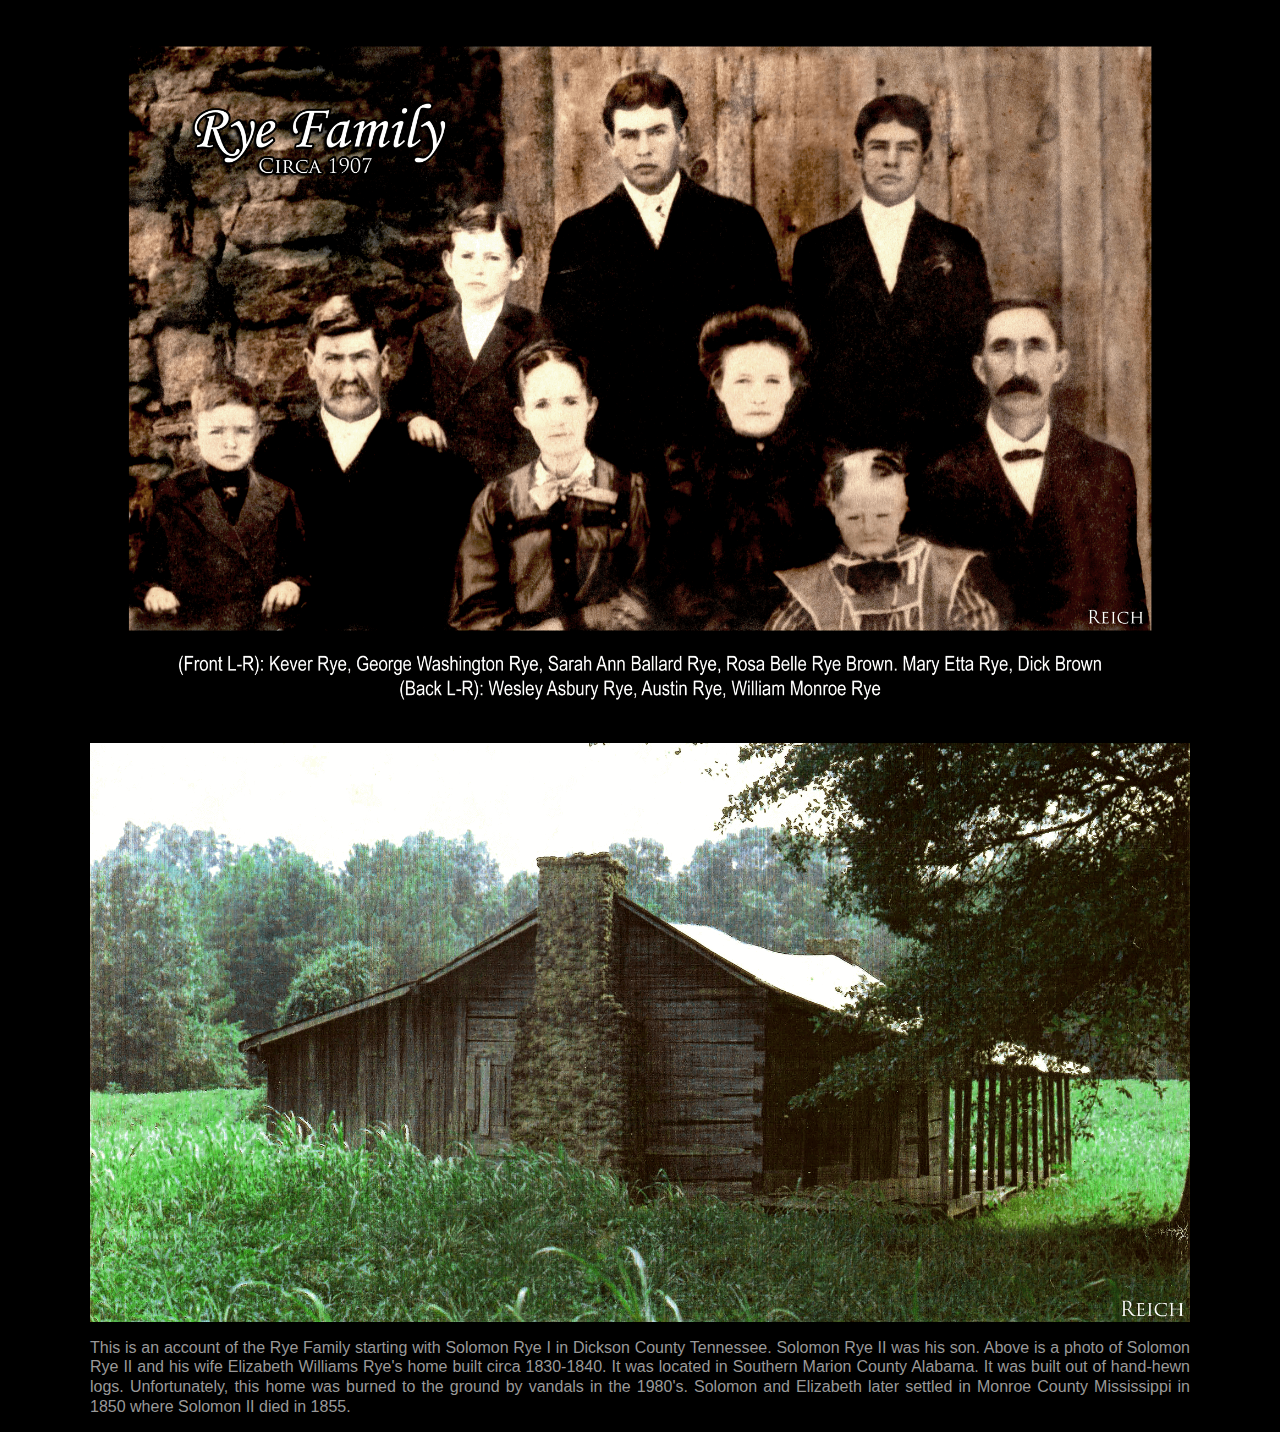
<file: index.html>
<!doctype html>
<!--[if lt IE 7]> <html class="ie6 oldie"> <![endif]-->
<!--[if IE 7]>    <html class="ie7 oldie"> <![endif]-->
<!--[if IE 8]>    <html class="ie8 oldie"> <![endif]-->
<!--[if gt IE 8]><!--> <html class="">
<!--<![endif]-->
<head>
<title>Rye Family</title>
<link rel="icon" type="image/ico" href="images/favicon.png">
<meta charset="utf-8">
<meta name="viewport" content="width=device-width, initial-scale=1">
<link href="boilerplate.css" rel="stylesheet" type="text/css">
<link href="layout.css" rel="stylesheet" type="text/css">
<meta property="og:title" content="Rye Family" />
<meta property="og:type" content="website" />
<meta property="og:url" content="https://ryes.cf" />
<meta property="og:description" content="A historical account of the Rye Family from TN, AL, and MS." />
<meta property="og:image" content="http://ryes.cf/images/ryefamilyfbpreview.png" />
<!-- 
To learn more about the conditional comments around the html tags at the top of the file:
paulirish.com/2008/conditional-stylesheets-vs-css-hacks-answer-neither/

Do the following if you're using your customized build of modernizr (http://www.modernizr.com/):
* insert the link to your js here
* remove the link below to the html5shiv
* add the "no-js" class to the html tags at the top
* you can also remove the link to respond.min.js if you included the MQ Polyfill in your modernizr build 
-->
<!--[if lt IE 9]>
<script src="http://html5shiv.googlecode.com/svn/trunk/html5.js"></script>
<![endif]-->
<script src="respond.min.js"></script>
<style>
body {background-color: #000; background-attachment: fixed; background-size:cover; background-repeat: no-repeat; background-position: center; background-position: top;}
</style>
</head>
<body>
<div class="gridContainer clearfix">
<img src="images/ryes1907.png" alt=""/>
<img src="images/ryefbpreview.png" alt="" />
<div align="justify" id="content">
  <p>This is an account of the Rye Family starting with Solomon Rye I in Dickson County Tennessee. Solomon Rye II was his son. Above is a photo of Solomon Rye II and his wife Elizabeth Williams Rye's home built circa 1830-1840. It was located in Southern Marion County Alabama. It was built out of hand-hewn logs. Unfortunately, this home was burned to the ground by vandals in the 1980's. Solomon and Elizabeth later settled in Monroe County Mississippi in 1850 where Solomon II died in 1855.</p>
</div>
</div>
</div>
  <!-- Default Statcounter code for Rye Family http://ryes.cf
-->
<script type="text/javascript">
var sc_project=12731474; 
var sc_invisible=1; 
var sc_security="91e41676"; 
</script>
<script type="text/javascript"
src="https://www.statcounter.com/counter/counter.js"
async></script>
<noscript><div class="statcounter"><a title="site stats"
href="https://statcounter.com/" target="_blank"><img
class="statcounter"
src="https://c.statcounter.com/12731474/0/91e41676/1/"
alt="site stats"
referrerPolicy="no-referrer-when-downgrade"></a></div></noscript>
<!-- End of Statcounter Code -->
  </body>
</html>
</file>
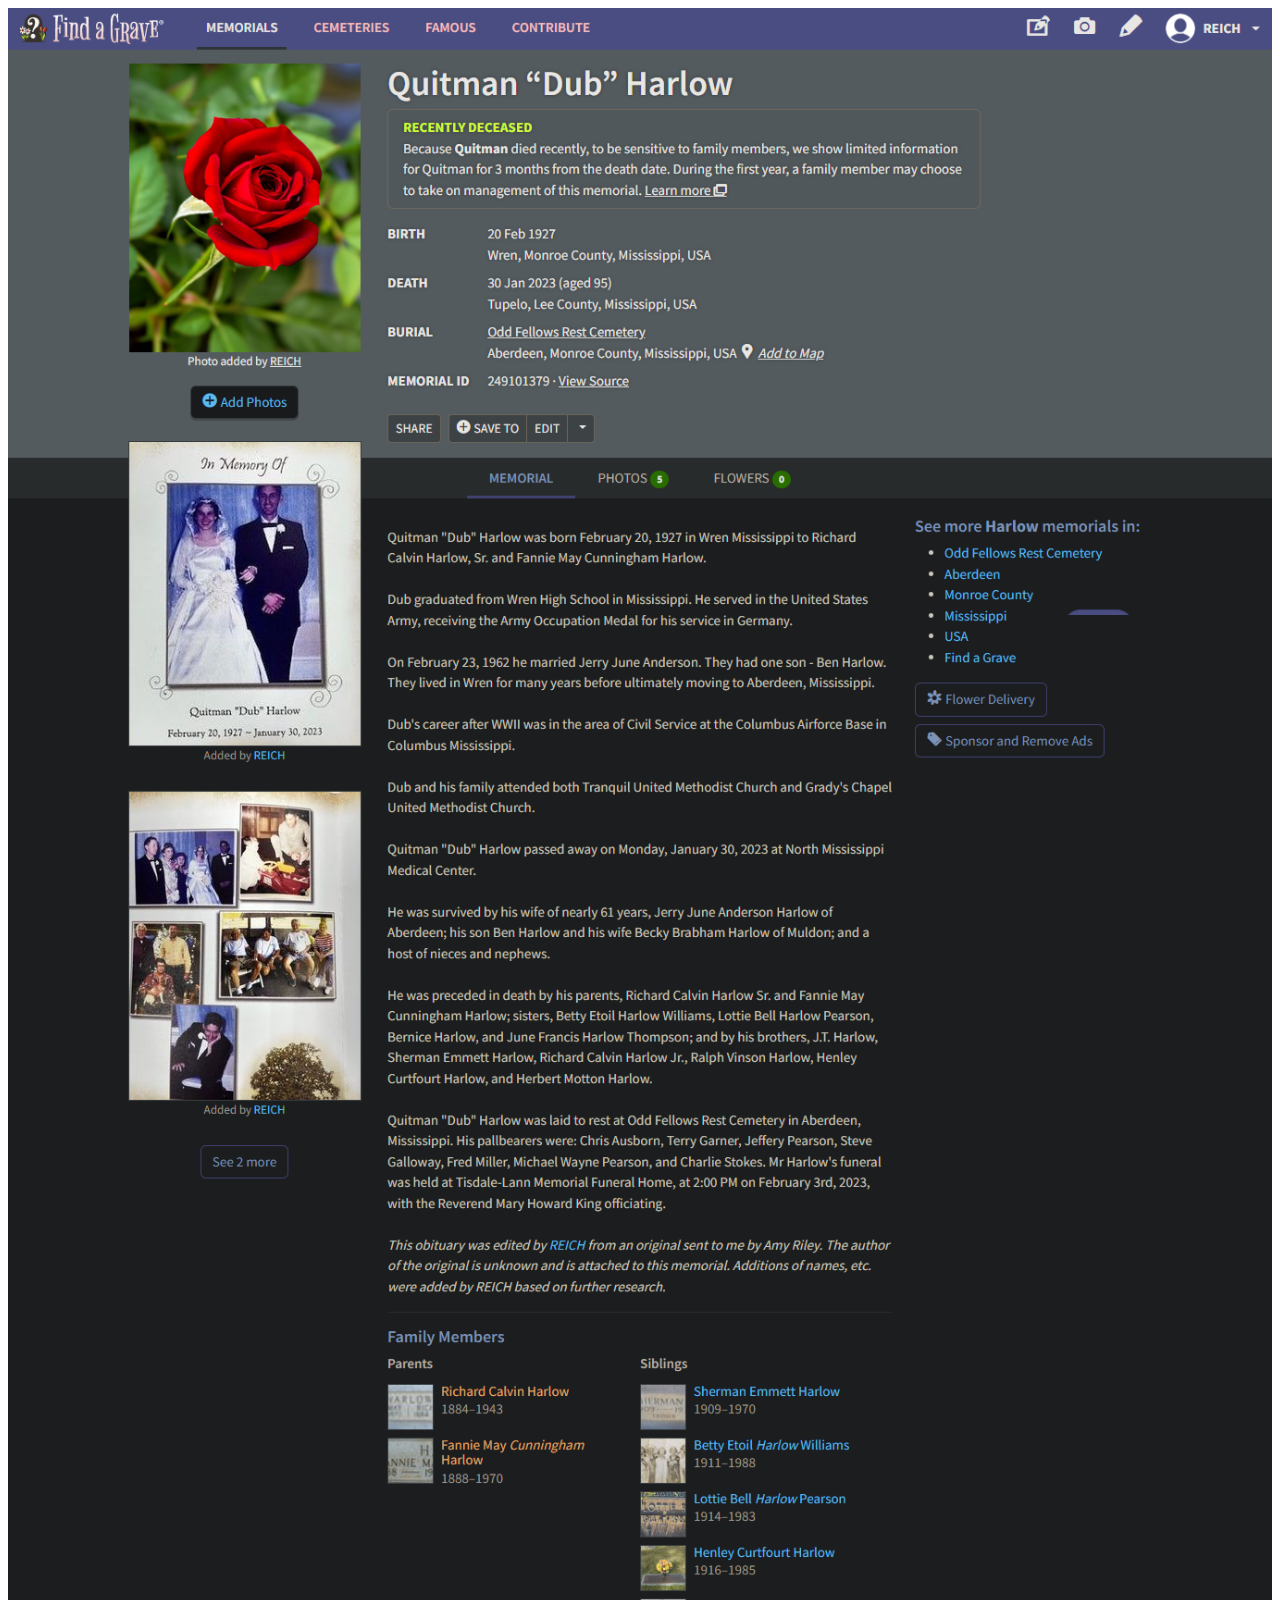
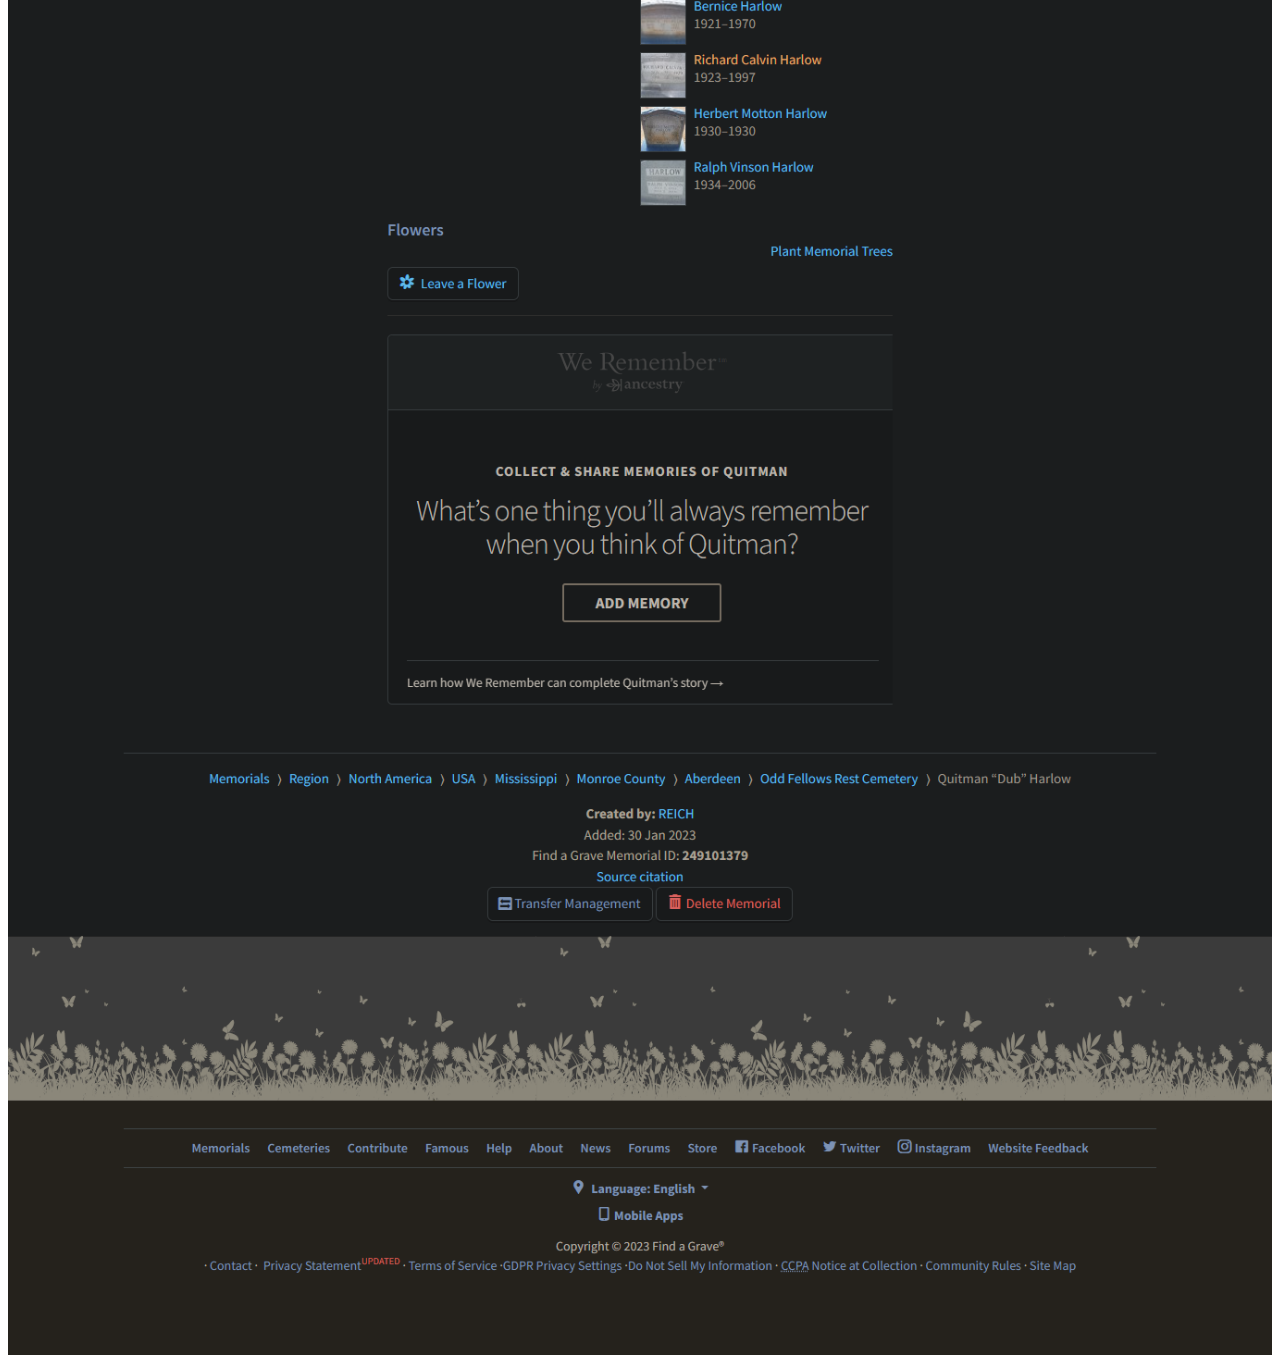
<file: quitmanharlow.html>
<!doctype html>
<html>
<head>
<meta charset="utf-8">
<meta name="viewport" content="width=device-width, initial-scale=1">
<title>Quitman Harlow</title>
</head>

<body>
<img src="images/quitmanharlowmemorial.png" width="100%" height="100%" alt=""/>
</body>
</html>
</file>
<file: boilerplate.css>
﻿article, aside, details, figcaption, figure, footer, header, hgroup, nav, section { display: block; }
audio, canvas, video { display: inline-block; *display: inline; *zoom: 1; }
audio:not([controls]) {
	display: none;
}
[hidden] { display: none; }

html { font-size: 100%; overflow-y: scroll; -webkit-text-size-adjust: 100%; -ms-text-size-adjust: 100%; }

body {
	margin: 0;
	font-size: 16px;
	line-height: 1.231;
}

body, button, input, select, textarea {
	font-family: sans-serif;
	color: #000;
}

a {
	color: #FFFFFF;
	text-align: center;
	text-decoration: none;
	font-size: medium;
	font-weight: bolder;
}
a:visited {
	color: rgba(255,255,255,1.00);
	font-size: medium;
	font-weight: bolder;
}
a:hover {
	color: #999;
	font-size: medium;
	font-weight: bolder;
}
a:focus {
	outline: thin dotted;
	color: rgba(255,255,255,1.00);
	font-size: medium;
	font-weight: bolder;
}

a:hover, a:active {
	outline: 0;
	text-align: center;
	color: rgba(255,255,255,1.00);
	font-size: medium;
	font-weight: bold;
}



/* =============================================================================
   Typography
   ========================================================================== */

abbr[title] { border-bottom: 1px dotted; }

b, strong {
	font-weight: bold;
	color: rgba(255,255,255,1.00);
}

blockquote { margin: 1em 40px; }

dfn { font-style: italic; }

hr { display: block; height: 1px; border: 0; border-top: 1px solid #ccc; margin: 1em 0; padding: 0; }

ins { background: #ff9; color: #000; text-decoration: none; }

mark { background: #ff0; color: #000; font-style: italic; font-weight: bold; }

/* Redeclare monospace font family: h5bp.com/j */
pre, code, kbd, samp { font-family: monospace, monospace; _font-family: 'courier new', monospace; font-size: 1em; }

/* Improve readability of pre-formatted text in all browsers */
pre { white-space: pre; white-space: pre-wrap; word-wrap: break-word; }

q { quotes: none; }
q:before, q:after { content: ""; content: none; }

small { font-size: 85%; }

/* Position subscript and superscript content without affecting line-height: h5bp.com/k */
sub, sup { font-size: 75%; line-height: 0; position: relative; vertical-align: baseline; }
sup { top: -0.5em; }
sub { bottom: -0.25em; }


/* =============================================================================
   Lists
   ========================================================================== */

ul, ol { margin: 1em 0; padding: 0 0 0 40px; }
dd { margin: 0 0 0 40px; }
nav ul, nav ol { list-style: none; list-style-image: none; margin: 0; padding: 0; }


/* =============================================================================
   Embedded content
   ========================================================================== */

/*
 * 1. Improve image quality when scaled in IE7: h5bp.com/d
 * 2. Remove the gap between images and borders on image containers: h5bp.com/e 
 */

img {
	border: 0;
	-ms-interpolation-mode: bicubic;
	vertical-align: middle;
	border-radius: 0px;
	float: none;
}

/*
 * Correct overflow not hidden in IE9 
 */

svg:not(:root) { overflow: hidden; }


/* =============================================================================
   Figures
   ========================================================================== */

figure { margin: 0; }


/* =============================================================================
   Forms
   ========================================================================== */

form { margin: 0; }
fieldset { border: 0; margin: 0; padding: 0; }

/* Indicate that 'label' will shift focus to the associated form element */
label { cursor: pointer; }

/* 
 * 1. Correct color not inheriting in IE6/7/8/9 
 * 2. Correct alignment displayed oddly in IE6/7 
 */

legend { border: 0; *margin-left: -7px; padding: 0; }

/*
 * 1. Correct font-size not inheriting in all browsers
 * 2. Remove margins in FF3/4 S5 Chrome
 * 3. Define consistent vertical alignment display in all browsers
 */

button, input, select, textarea { font-size: 100%; margin: 0; vertical-align: baseline; *vertical-align: middle; }

/*
 * 1. Define line-height as normal to match FF3/4 (set using !important in the UA stylesheet)
 * 2. Correct inner spacing displayed oddly in IE6/7
 */

button, input { line-height: normal; *overflow: visible; }

/*
 * Reintroduce inner spacing in 'table' to avoid overlap and whitespace issues in IE6/7
 */

table button, table input { *overflow: auto; }

/*
 * 1. Display hand cursor for clickable form elements
 * 2. Allow styling of clickable form elements in iOS
 */

button, input[type="button"], input[type="reset"], input[type="submit"] { cursor: pointer; -webkit-appearance: button; }

/*
 * Consistent box sizing and appearance
 */

input[type="checkbox"], input[type="radio"] { box-sizing: border-box; }
input[type="search"] { -webkit-appearance: textfield; -moz-box-sizing: content-box; -webkit-box-sizing: content-box; box-sizing: content-box; }
input[type="search"]::-webkit-search-decoration { -webkit-appearance: none; }

/* 
 * Remove inner padding and border in FF3/4: h5bp.com/l 
 */

button::-moz-focus-inner, input::-moz-focus-inner { border: 0; padding: 0; }

/* 
 * 1. Remove default vertical scrollbar in IE6/7/8/9 
 * 2. Allow only vertical resizing
 */

textarea { overflow: auto; vertical-align: top; resize: vertical; }

/* Colors for form validity */
input:valid, textarea:valid {  }
input:invalid, textarea:invalid { background-color: #f0dddd; }


/* =============================================================================
   Tables
   ========================================================================== */

table { border-collapse: collapse; border-spacing: 0; }
td { vertical-align: top; }


/* ==|== primary styles =====================================================
   Author: 
   ========================================================================== */




/* ==|== non-semantic helper classes ========================================
   Please define your styles before this section.
   ========================================================================== */

/* For image replacement */
.ir { display: block; border: 0; text-indent: -999em; overflow: hidden; background-color: transparent; background-repeat: no-repeat; text-align: left; direction: ltr; }
.ir br { display: none; }

/* Hide from both screenreaders and browsers: h5bp.com/u */
.hidden { display: none !important; visibility: hidden; }

/* Hide only visually, but have it available for screenreaders: h5bp.com/v */
.visuallyhidden { border: 0; clip: rect(0 0 0 0); height: 1px; margin: -1px; overflow: hidden; padding: 0; position: absolute; width: 1px; }

/* Extends the .visuallyhidden class to allow the element to be focusable when navigated to via the keyboard: h5bp.com/p */
.visuallyhidden.focusable:active, .visuallyhidden.focusable:focus { clip: auto; height: auto; margin: 0; overflow: visible; position: static; width: auto; }

/* Hide visually and from screenreaders, but maintain layout */
.invisible { visibility: hidden; }

/* Contain floats: h5bp.com/q */ 
.clearfix:before, .clearfix:after { content: ""; display: table; }
.clearfix:after { clear: both; }
.clearfix {
	zoom: 1;
	font-size: 14pt;
	font-weight: normal;
	color: #FFFFFF;
	clear: both;
}


/* ==|== print styles =======================================================
   Print styles.
   Inlined to avoid required HTTP connection: h5bp.com/r
   ========================================================================== */
 
 @media print {
  * { background: transparent !important; color: black !important; text-shadow: none !important; filter:none !important; -ms-filter: none !important; } /* Black prints faster: h5bp.com/s */
  a, a:visited { text-decoration: none; }
  a[href]:after { content: " (" attr(href) ")"; }
  abbr[title]:after { content: " (" attr(title) ")"; }
  .ir a:after, a[href^="javascript:"]:after, a[href^="#"]:after { content: ""; }  /* Don't show links for images, or javascript/internal links */
  pre, blockquote { border: 1px solid #999; page-break-inside: avoid; }
  thead { display: table-header-group; } /* h5bp.com/t */
  tr, img { page-break-inside: avoid; }
  img { max-width: 100% !important; }
  @page { margin: 0.5cm; }
  p, h2, h3 {
	orphans: 3;
	widows: 3;
}
  h2, h3 { page-break-after: avoid; }
}
</file>
<file: layout.css>
@charset "utf-8";
/* Simple fluid media
   Note: Fluid media requires that you remove the media's height and width attributes from the HTML
   http://www.alistapart.com/aboutlaws/fluid-images/ 
*/
img, object, embed, video {
	max-width: 100%;
}
/* IE 6 does not support max-width so default to width 100% */
.ie6 img {
	width:100%;
}

.pageHeader {
	width: 100%;
	padding-top: 20px;
	padding-bottom: 20px;
}

.fluid {
	clear: both;
	margin-left: 0;
	width: 100%;
	float: left;
	display: block;
}

.fluidList {
    list-style:none;
    list-style-image:none;
    margin:0;
    padding:0;        
}

/* Mobile Layout: 480px and below. */

.gridContainer {
	margin-left: auto;
	margin-right: auto;
	width: 97%;
	padding-left: 0%;
	padding-right: 0%;
	clear: both;
	float: none;
	padding-top: 0px;
}

#header {
	clear: both;
	width: 100%;
	display: none;
	padding-top: 20px;
	padding-bottom: 0px;
}

#content {
	clear: both;
	display: block;
	color: #999;
	font-weight: normal;
	font-size: 11pt;
	;
	margin-right: auto;
	margin-left: auto;
}

#videos {
	clear: both;
	float: none;
	margin-left: auto;
	display: block;
	color: #FFFFFF;
	font-weight: normal;
	font-size: 12pt;
	padding-top: 1px;
	padding-bottom: 1px;
	margin-right: auto;
	margin-top: 60px;
}

.zeroMargin_mobile {
margin-left: 0;
}

.hide_mobile {
display: none;
}

/* Tablet Layout: 481px to 768px. Inherits styles from: Mobile Layout. */

@media only screen and (min-width: 481px) {

.gridContainer {
	width: 93%;
	padding-left: 1.1625%;
	padding-right: 1.1625%;
	padding-top: 10px;
}

#header {
	display: block;
	text-align: center;
	padding-top: 20px;
	padding-bottom: 12px;
}

#content {
	clear: both;
	display: block;
	color: #999;
	font-weight: normal;
	font-size: 12pt;
	margin-top: 1px;
	margin-bottom: 1px;
	margin-right: auto;
	margin-left: auto;
}

#videos {
	clear: both;
	float: none;
	margin-left: auto;
	display: block;
	color: #FFFFFF;
	font-weight: normal;
	font-size: 13pt;
	margin-right: auto;
	margin-top: 60px;
}

.hide_tablet {
display: none;
}

.zeroMargin_tablet {
margin-left: 0;
}
}
/* Desktop Layout: 769px to a max of 1232px.  Inherits styles from: Mobile Layout and Tablet Layout. */

@media only screen and (min-width: 769px) {

.gridContainer {
	width: 100%;
	max-width: 1100px;
	padding-left: 0.9%;
	padding-right: 0.9%;
	margin-top: auto;
	margin-right: auto;
	margin-left: auto;
	margin-bottom: auto;
	clear: both;
}

#header {
	padding-top: 20px;
	clear: both;
	padding-bottom: 12px;
	display: block;
	text-align: center;
	padding-left: auto;
	padding-right: auto;
}

#content {
	clear: both;
	display: block;
	color: #999;
	font-weight: normal;
	font-size: 12pt;
	margin-top: 1px;
	margin-bottom: 1px;
	margin-right: auto;
	margin-left: auto;
}

#videos {
	clear: both;
	float: none;
	display: block;
	color: #FFFFFF;
	font-weight: normal;
	font-size: 13pt;
	padding-top: 1px;
	padding-bottom: 1px;
	max-width: 900px;
	margin-left: auto;
	margin-right: auto;
	margin-top: 60px;
}

.zeroMargin_desktop {
margin-left: 0;
}

.hide_desktop {
display: none;
}
}
</file>
